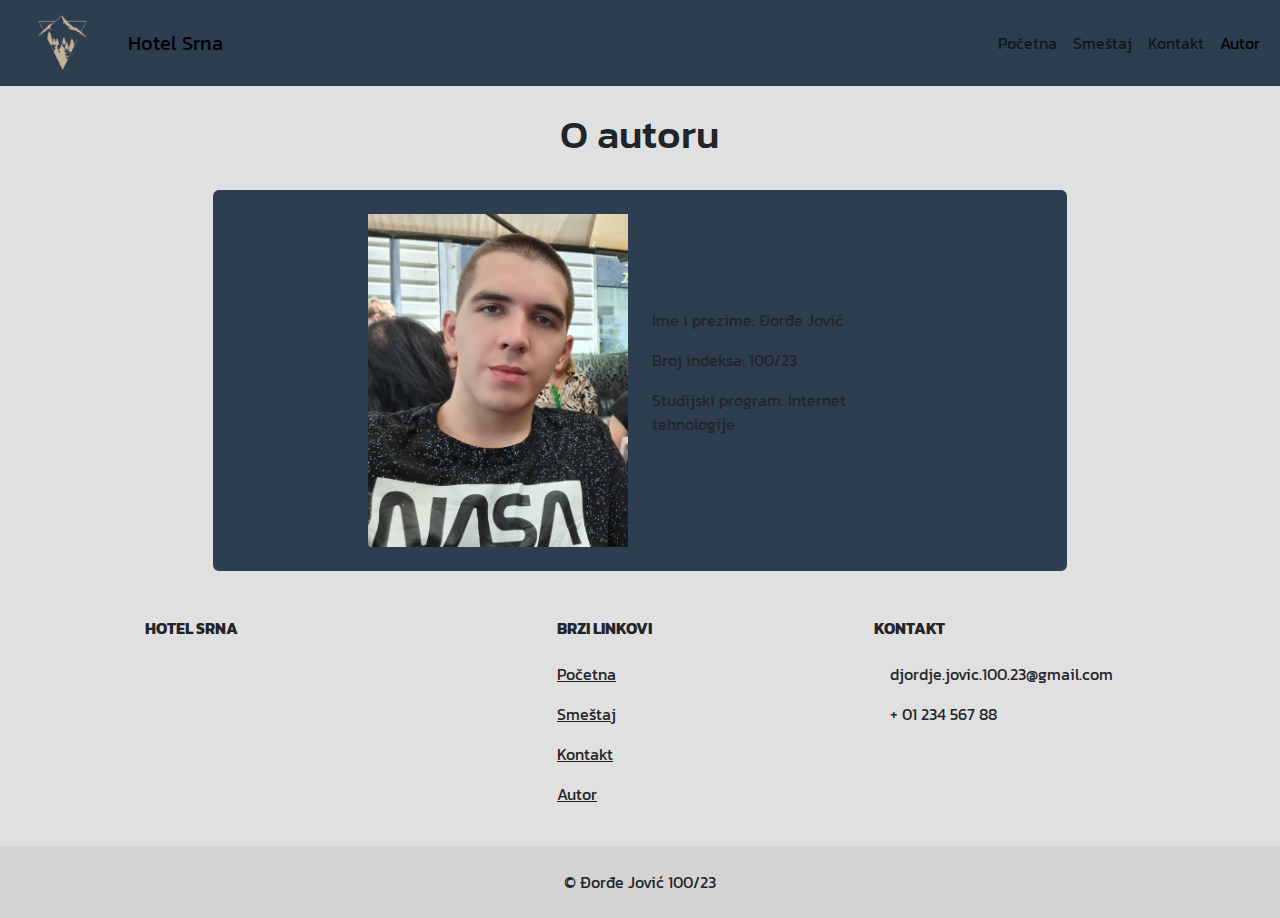
<file: autor.html>
<!DOCTYPE html>
<html lang="en">
  <head>
    <link rel="stylesheet" href="https://cdnjs.cloudflare.com/ajax/libs/font-awesome/6.5.1/css/all.min.css" integrity="sha512-DTOQO9RWCH3ppGqcWaEA1BIZOC6xxalwEsw9c2QQeAIftl+Vegovlnee1c9QX4TctnWMn13TZye+giMm8e2LwA==" crossorigin="anonymous" referrerpolicy="no-referrer" />
    <link rel="stylesheet" href="scss/main.css" type="text/css"/>
    <link rel="stylesheet" href="scss/responsive.css" type="text/css">
    <link href="https://cdn.jsdelivr.net/npm/bootstrap@5.3.3/dist/css/bootstrap.min.css" rel="stylesheet" integrity="sha384-QWTKZyjpPEjISv5WaRU9OFeRpok6YctnYmDr5pNlyT2bRjXh0JMhjY6hW+ALEwIH" crossorigin="anonymous">
    <meta charset="UTF-8">
    <meta http-equiv="X-UA-Compatible" content="IE=edge">
    <meta name="viewport" content="width=device-width, initial-scale=1.0">
    <meta name="keywords" content="Hotel Srna, Tara, Autor, Đorđe Jović 100/23, Internet tehnologije">
    <meta name="description" content="Saznajte više o autoru, koji studira Internet tehnologije. Otkrijte osobu koja stoji iza veb stranice Hotela Srna.">
    <meta name="author" content="Đorđe Jović">
    <meta name="copyright" content="Đorđe Jović 100/23">
    <title> Hotel Srna </title>
    <link rel="preconnect" href="https://fonts.googleapis.com">
    <link rel="preconnect" href="https://fonts.gstatic.com" crossorigin>
    <link href="https://fonts.googleapis.com/css2?family=Kanit:ital,wght@0,100;0,200;0,300;0,400;0,500;0,600;0,700;0,800;0,900;1,100;1,200;1,300;1,400;1,500;1,600;1,700;1,800;1,900&display=swap" rel="stylesheet">
</head>
<body>
    <script src="https://cdn.jsdelivr.net/npm/bootstrap@5.3.3/dist/js/bootstrap.bundle.min.js" integrity="sha384-YvpcrYf0tY3lHB60NNkmXc5s9fDVZLESaAA55NDzOxhy9GkcIdslK1eN7N6jIeHz" crossorigin="anonymous"></script>
    
    <nav class="navbar navbar-expand-lg">
      <div class="container-fluid">
        <div id="logo">
          <a class="navbar-brand" href="index.html"><img src="slike/tara.jpg"> </a>
        </div>
        <a class="navbar-brand" href="index.html">Hotel Srna</a>
        <button class="navbar-toggler" type="button" data-bs-toggle="collapse" data-bs-target="#navigacija" aria-controls="navigacija" aria-expanded="false" aria-label="Toggle navigation">
          <span class="navbar-toggler-icon"></span>
        </button>
        <div class="collapse navbar-collapse justify-content-end" id="navigacija">
          <ul class="navbar-nav">
              <li class="nav-item">
                <a class="nav-link" href="index.html">Početna</a>
              </li>
              <li class="nav-item">
                <a class="nav-link" href="smestaj.html">Smeštaj</a>
              </li>
              <li class="nav-item">
                <a class="nav-link" href="kontakt.html">Kontakt</a>
              </li>
              <li class="nav-item">
                <a class="nav-link active" aria-current="page" href="autor.html">Autor</a>
              </li>
          </ul>
        </div>
      </div>
    </nav>

    <section id="autor">
            <div class="container-fluid" style="background-color: #e0e0e0;"> 
              <div class="row">
                  <div class="col-8 mx-auto">
            <div class="container pt-4 pb-4">
              <h1 id="av-contact" class="text-center">O autoru</h1>
            </div>
            <div class="row justify-content-center align-items-center rounded" style="background-color: #2C3E50;">
              <div class="col12 col-md-4 slikaa">
                  <img src="slike/pho.png" class="d-block rounded mx-auto pt-4 pb-4 mb-4 mb-md-0 w-100" alt="author">
              </div>
              <div class="col12 col-md-4 info-text">
        
          <p>Ime i prezime: Đorđe Jović</p>
          <p>Broj indeksa: 100/23</p>
          <p>Studijski program: Internet tehnologije</p>
              </div>
          </div>
          </div>
          </div>
          </div>
        </section>

          <footer class="text-center text-lg-start text-muted">
            <section class="">
              <div class="container text-center text-md-start">
                <div class="row">
                  <div class="col-md-3 col-lg-4 col-xl-3 mx-auto mb-4">
                    <h6 class="text-uppercase fw-bold mb-5 me-3 mt-5">
                      Hotel Srna
                    </h6>
                    <div>
                      <a href="https://www.facebook.com" target="_blank" class="me-4 text-reset">
                        <i class="fab fa-facebook-f"></i>
                      </a>
                      <a href="https://twitter.com/home?lang=en" target="_blank" class="me-4 text-reset">
                        <i class="fab fa-twitter"></i>
                      </a>
                      <a href="https://www.instagram.com" target="_blank" class="me-4 text-reset">
                        <i class="fab fa-instagram"></i>
                      </a>
                      <a href="" class="me-4 text-reset" target="_blank">
                        <i class="fa-brands fa-sass"></i>
                      </a>
                      <a href="" class="me-4 text-reset" target="_blank">
                        <i class="fa-solid fa-file"></i>
                      </a>
                    </div>
                  </div>
                  <div class="col-md-3 col-lg-2 col-xl-2 mx-auto mb-4">
                    <h6 class="text-uppercase fw-bold mb-4 mt-5">
                       Brzi linkovi
                    </h6>
                    <p>
                      <a href="#" class="text-reset">Početna</a>
                    </p>
                    <p>
                      <a href="smestaj.html" class="text-reset">Smeštaj</a>
                    </p>
                    <p>
                      <a href="kontakt.html" class="text-reset">Kontakt</a>
                    </p>
                    <p>
                      <a href="autor.html" class="text-reset">Autor</a>
                    </p>
                    
                  </div>
                  <div class="col-md-4 col-lg-3 col-xl-3 mx-auto mb-md-0 mb-4">
                    <h6 class="text-uppercase fw-bold mb-4 mt-5">Kontakt</h6>
                    <p>
                      <i class="fas fa-envelope me-3"></i>
                      djordje.jovic.100.23@gmail.com
                    </p>
                    <p><i class="fas fa-phone me-3"></i> + 01 234 567 88</p>
                    
                  </div>
                </div>
              </div>
            </section>
            <div class="text-center p-4" style="background-color: rgba(0, 0, 0, 0.05);">
              © Đorđe Jović 100/23
            </div>
          </footer>
              </body>
              </html>
</file>
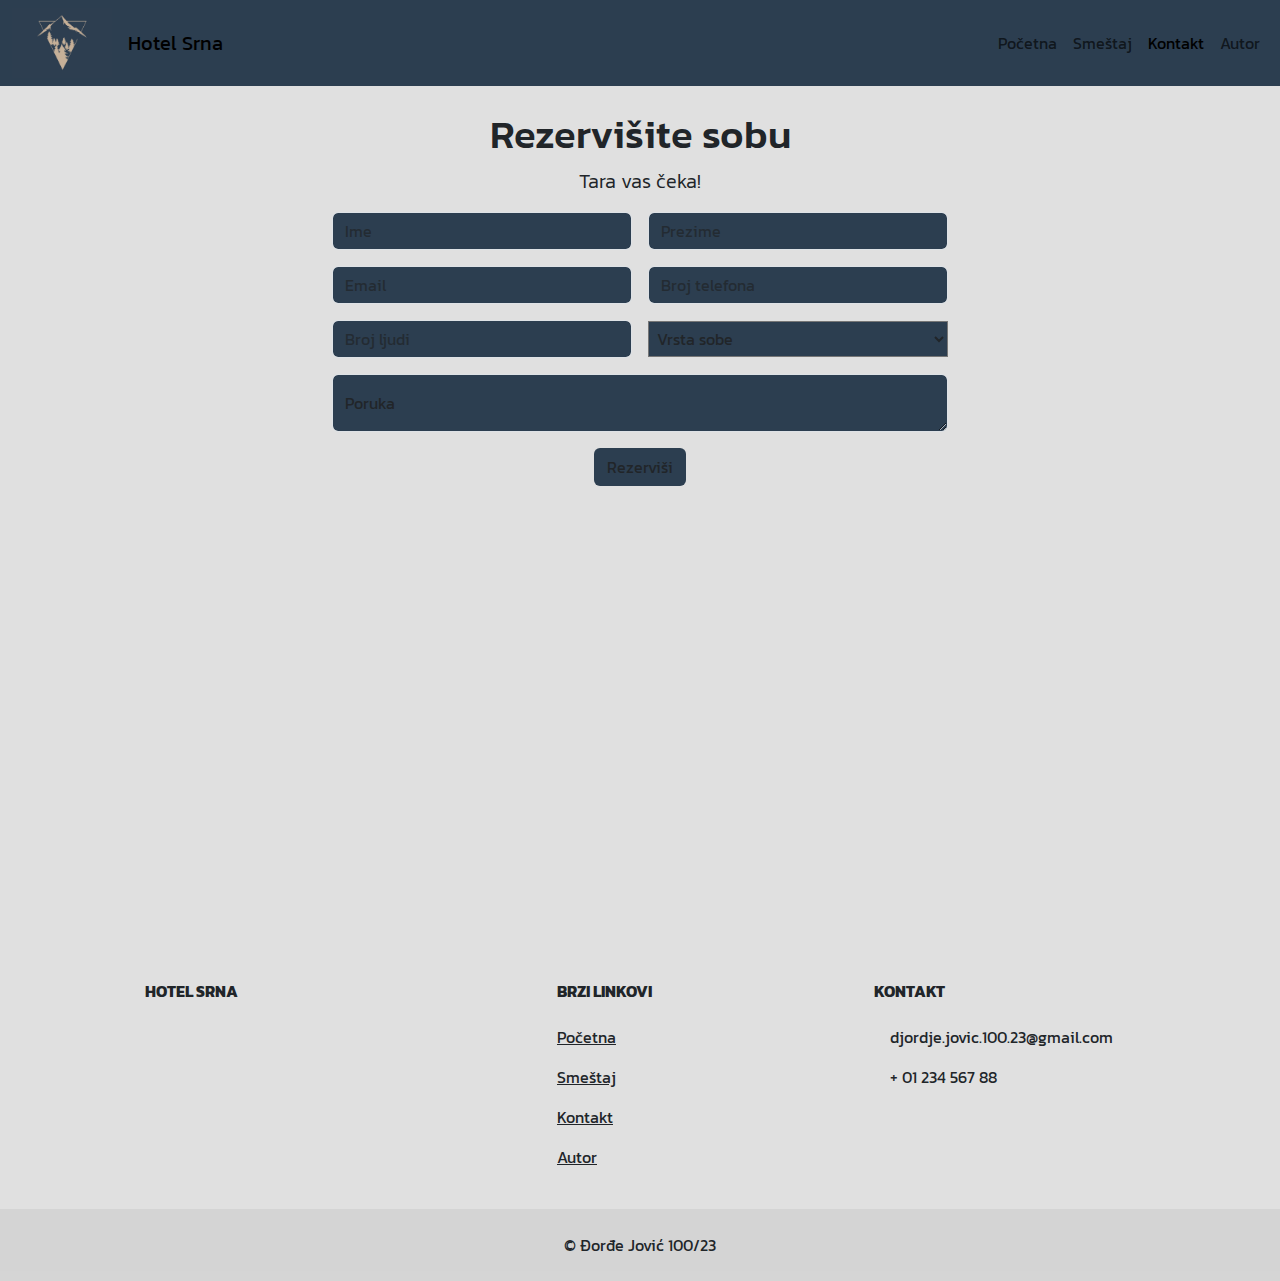
<file: kontakt.html>
<!DOCTYPE html>
<html lang="en">
  <head>
    <link rel="stylesheet" href="https://cdnjs.cloudflare.com/ajax/libs/font-awesome/6.5.1/css/all.min.css" integrity="sha512-DTOQO9RWCH3ppGqcWaEA1BIZOC6xxalwEsw9c2QQeAIftl+Vegovlnee1c9QX4TctnWMn13TZye+giMm8e2LwA==" crossorigin="anonymous" referrerpolicy="no-referrer" />
    <link rel="stylesheet" href="scss/main.css" type="text/css"/>
    <link rel="stylesheet" href="scss/responsive.css" type="text/css">
    <link href="https://cdn.jsdelivr.net/npm/bootstrap@5.3.3/dist/css/bootstrap.min.css" rel="stylesheet" integrity="sha384-QWTKZyjpPEjISv5WaRU9OFeRpok6YctnYmDr5pNlyT2bRjXh0JMhjY6hW+ALEwIH" crossorigin="anonymous">
    <meta charset="UTF-8">
    <meta http-equiv="X-UA-Compatible" content="IE=edge">
    <meta name="viewport" content="width=device-width, initial-scale=1.0">
    <meta name="keywords" content="Hotel Srna rezervacije, Tara, Rezervacija za sobu, Kontakt, Đorđe Jović 100/23">
    <meta name="description" content="Rezervišite svoju sobu u hotelu Srna i istražite lepotu planine Tare. Popunite formular za rezervaciju i spremite se za nezaboravan boravak u prirodi. Kontaktirajte nas za više informacija.">
    <meta name="author" content="Đorđe Jović">
    <meta name="copyright" content="Đorđe Jović 100/23">
    <title> Hotel Srna </title>
    <link rel="preconnect" href="https://fonts.googleapis.com">
    <link rel="preconnect" href="https://fonts.gstatic.com" crossorigin>
    <link href="https://fonts.googleapis.com/css2?family=Kanit:ital,wght@0,100;0,200;0,300;0,400;0,500;0,600;0,700;0,800;0,900;1,100;1,200;1,300;1,400;1,500;1,600;1,700;1,800;1,900&display=swap" rel="stylesheet">
</head>
<body>
    <script src="https://cdn.jsdelivr.net/npm/bootstrap@5.3.3/dist/js/bootstrap.bundle.min.js" integrity="sha384-YvpcrYf0tY3lHB60NNkmXc5s9fDVZLESaAA55NDzOxhy9GkcIdslK1eN7N6jIeHz" crossorigin="anonymous"></script>
    
    <nav class="navbar navbar-expand-lg">
      <div class="container-fluid">
        <div id="logo">
          <a class="navbar-brand" href="index.html"><img src="slike/tara.jpg"> </a>
        </div>
        <a class="navbar-brand" href="index.html">Hotel Srna</a>
        <button class="navbar-toggler" type="button" data-bs-toggle="collapse" data-bs-target="#navigacija" aria-controls="navigacija" aria-expanded="false" aria-label="Toggle navigation">
          <span class="navbar-toggler-icon"></span>
        </button>
        <div class="collapse navbar-collapse justify-content-end" id="navigacija">
          <ul class="navbar-nav">
              <li class="nav-item">
                <a class="nav-link" href="index.html">Početna</a>
              </li>
              <li class="nav-item">
                <a class="nav-link" href="smestaj.html">Smeštaj</a>
              </li>
              <li class="nav-item">
                <a class="nav-link active" aria-current="page" href="kontakt.html">Kontakt</a>
              </li>
              <li class="nav-item">
                <a class="nav-link" href="autor.html">Autor</a>
              </li>
          </ul>
        </div>
      </div>
    </nav>

    <section id="kontakt">
            <div class="container-fluid" style="background-color: #e0e0e0;"> 
              <div class="row">
                  <div class="col-6 mx-auto">
            <div class="container pt-4">
              <h1 id="av-contact" class="text-center">Rezervišite sobu</h1>
              <p class="lead text-center">Tara vas čeka!</p>
            </div>
            <form action="submit.php" method="post" class="row g-3 mb-5">
              <div class="col-md-6">
                <input type="text" class="form-control" id="inputName" placeholder="Ime" style="background-color: #2C3E50;">
              </div>
              <div class="col-md-6">
                <input type="text" class="form-control" id="inputSurname" placeholder="Prezime" style="background-color: #2C3E50;">
              </div>
              <div class="col-md-6">
             
                <input type="email" class="form-control" id="inputEmail" placeholder="Email" style="background-color: #2C3E50;">
              </div>
              <div class="col-md-6">
        
                <input type="tel" class="form-control" id="inputPhone" pattern="^\+(?:[0-9] ?){6,14}[0-9]$" placeholder="Broj telefona" style="background-color: #2C3E50;">
              </div>
              <div class="col-md-6 d-flex align-items-center">
                <input type="number" class="form-control" id="inputPhone" placeholder="Broj ljudi" style="background-color: #2C3E50;">
              </div>
              <div class="col-md-6 d-flex align-items-center">
                <select class="custom-select col-12 p-1" id="inputGroupSelect04" aria-label="Example select with button addon" style="background-color: #2C3E50;">
                  <option selected>Vrsta sobe</option>
                  <option value="1">Standardna</option>
                  <option value="2">Standardna 2</option>
                  <option value="3">Komfort</option>
                  <option value="4">Premium</option>
                </select>
                
              </div>

              <div class="col-12">
                <div class="form-floating">
                  <textarea class="form-control av-textarea" placeholder="Leave a comment here" id="floatingTextarea" style="background-color: #2C3E50;"></textarea>
                  <label for="floatingTextarea">Poruka</label>
                </div>
              </div>
              <div class="col-12 d-flex justify-content-center">
                <button type="submit" class="btn" style="background-color: #2C3E50;">Rezerviši</button>
              </div>
            </form>

            <div class="container lok">
              <iframe src="https://www.google.com/maps/embed?pb=!1m14!1m12!1m3!1d79478.75570913615!2d19.360420154754916!3d43.941948242752815!2m3!1f0!2f0!3f0!3m2!1i1024!2i768!4f13.1!5e1!3m2!1sen!2srs!4v1711693219632!5m2!1sen!2srs" width="600" height="450" style="border:0;" allowfullscreen="" loading="lazy" referrerpolicy="no-referrer-when-downgrade" class="mb-5"></iframe>
            </div>

            </div>
            </div>
            </div>
          </section>

            <footer class="text-center text-lg-start text-muted">
              <section class="">
                <div class="container text-center text-md-start">
                  <div class="row">
                    <div class="col-md-3 col-lg-4 col-xl-3 mx-auto mb-4">
                      <h6 class="text-uppercase fw-bold mb-5 me-3 mt-5">
                        Hotel Srna
                      </h6>
                      <div>
                        <a href="https://www.facebook.com" target="_blank" class="me-4 text-reset">
                          <i class="fab fa-facebook-f"></i>
                        </a>
                        <a href="https://twitter.com/home?lang=en" target="_blank" class="me-4 text-reset">
                          <i class="fab fa-twitter"></i>
                        </a>
                        <a href="https://www.instagram.com" target="_blank" class="me-4 text-reset">
                          <i class="fab fa-instagram"></i>
                        </a>
                        <a href="" class="me-4 text-reset" target="_blank">
                          <i class="fa-brands fa-sass"></i>
                        </a>
                        <a href="" class="me-4 text-reset" target="_blank">
                          <i class="fa-solid fa-file"></i>
                        </a>
                      </div>
                    </div>
                    <div class="col-md-3 col-lg-2 col-xl-2 mx-auto mb-4">
                      <h6 class="text-uppercase fw-bold mb-4 mt-5">
                         Brzi linkovi
                      </h6>
                      <p>
                        <a href="#" class="text-reset">Početna</a>
                      </p>
                      <p>
                        <a href="smestaj.html" class="text-reset">Smeštaj</a>
                      </p>
                      <p>
                        <a href="kontakt.html" class="text-reset">Kontakt</a>
                      </p>
                      <p>
                        <a href="autor.html" class="text-reset">Autor</a>
                      </p>
                      
                    </div>
                    <div class="col-md-4 col-lg-3 col-xl-3 mx-auto mb-md-0 mb-4">
                      <h6 class="text-uppercase fw-bold mb-4 mt-5">Kontakt</h6>
                      <p>
                        <i class="fas fa-envelope me-3"></i>
                        djordje.jovic.100.23@gmail.com
                      </p>
                      <p><i class="fas fa-phone me-3"></i> + 01 234 567 88</p>
                      
                    </div>
                  </div>
                </div>
              </section>
              <div class="text-center p-4" style="background-color: rgba(0, 0, 0, 0.05);">
                © Đorđe Jović 100/23
              </div>
            </footer>
              
              
              
              
              </body>
              </html>
</file>
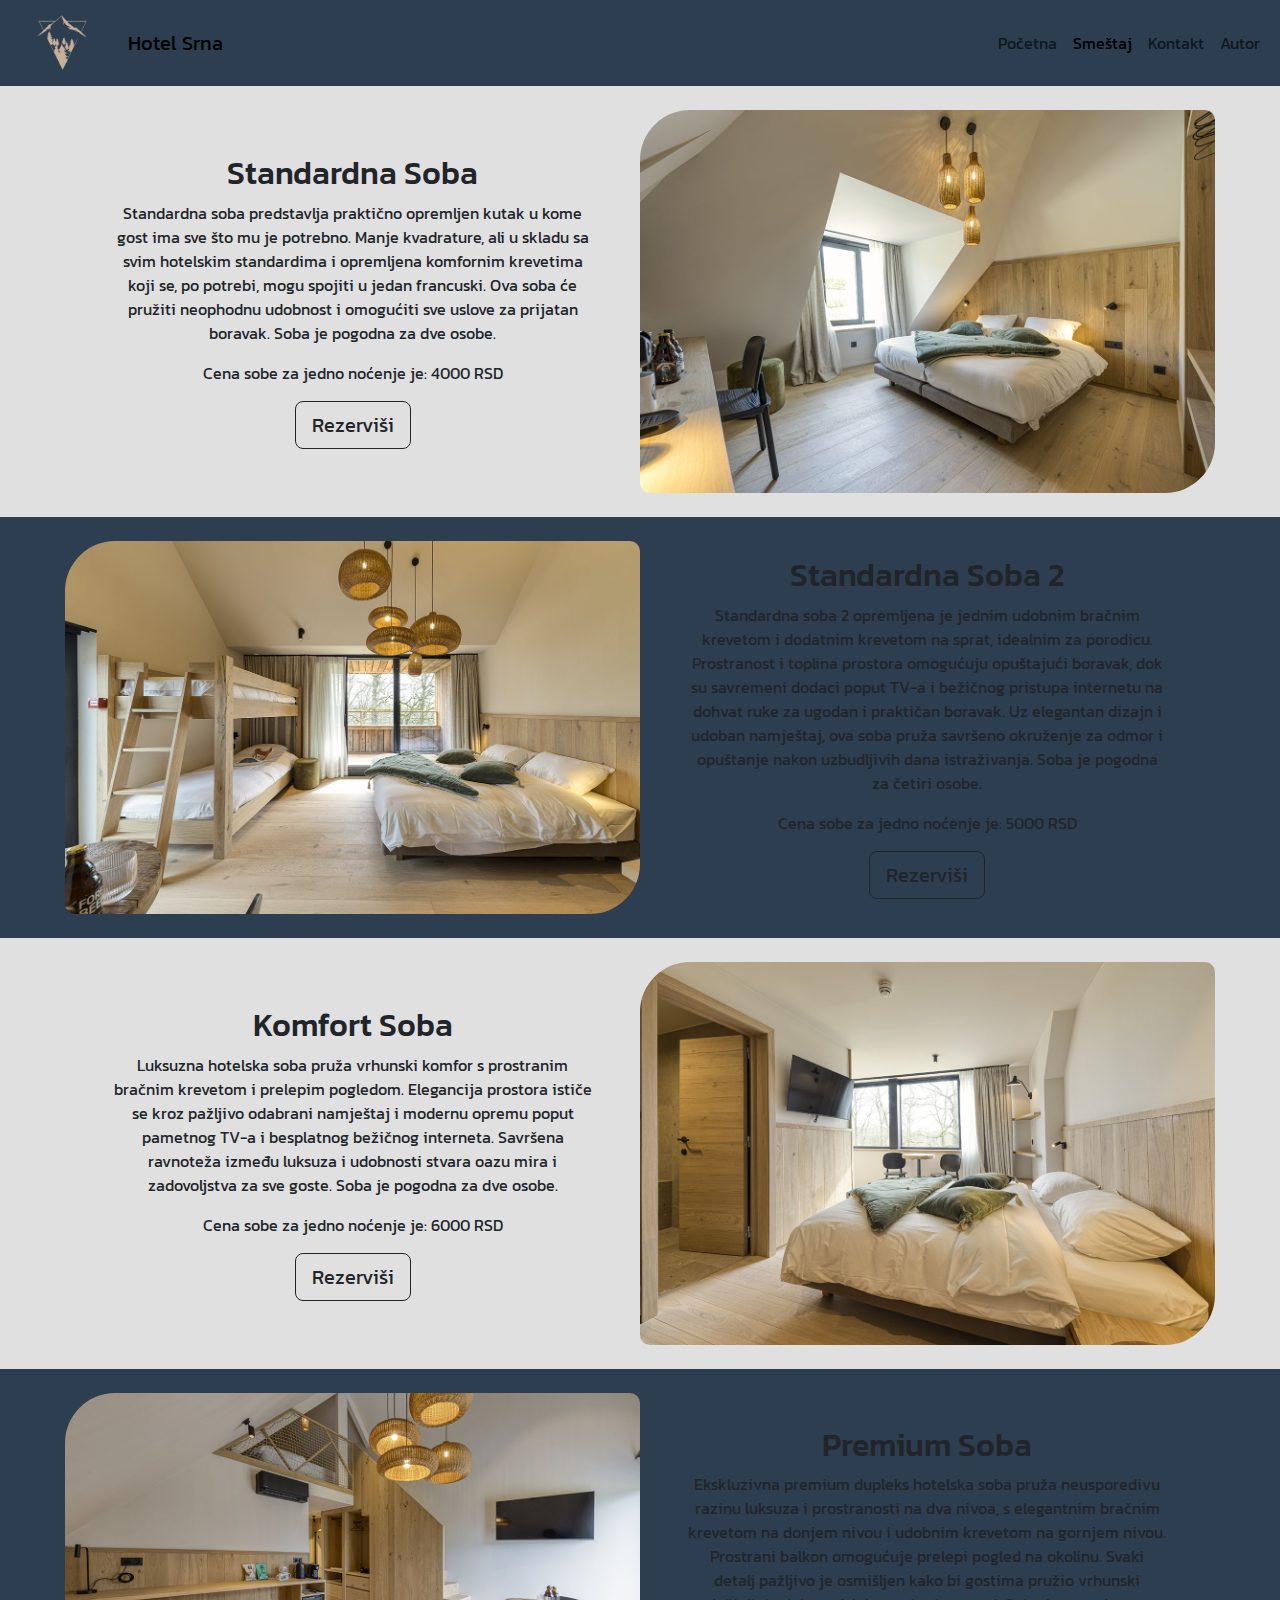
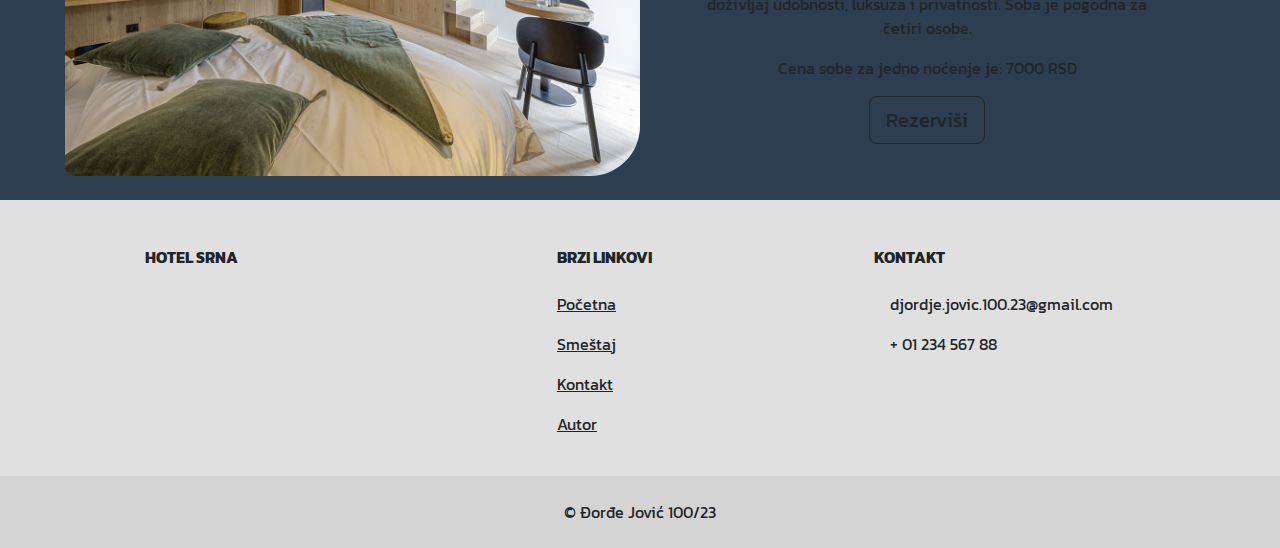
<file: smestaj.html>
<!DOCTYPE html>
<html lang="en">
  <head>
    <link rel="stylesheet" href="https://cdnjs.cloudflare.com/ajax/libs/font-awesome/6.5.1/css/all.min.css" integrity="sha512-DTOQO9RWCH3ppGqcWaEA1BIZOC6xxalwEsw9c2QQeAIftl+Vegovlnee1c9QX4TctnWMn13TZye+giMm8e2LwA==" crossorigin="anonymous" referrerpolicy="no-referrer" />
    <link rel="stylesheet" href="scss/main.css" type="text/css"/>
    <link rel="stylesheet" href="scss/responsive.css" type="text/css">
    <link href="https://cdn.jsdelivr.net/npm/bootstrap@5.3.3/dist/css/bootstrap.min.css" rel="stylesheet" integrity="sha384-QWTKZyjpPEjISv5WaRU9OFeRpok6YctnYmDr5pNlyT2bRjXh0JMhjY6hW+ALEwIH" crossorigin="anonymous">
    <meta charset="UTF-8">
    <meta http-equiv="X-UA-Compatible" content="IE=edge">
    <meta name="viewport" content="width=device-width, initial-scale=1.0">
    <meta name="keywords" content="Hotel Srna, Tara, Standardna, Komfort, Premium">
    <meta name="description" content="Istražite našu ponudu smeštaja u Hotelu Srna, od standardnih soba do premium apartmana, od kojih svaki nudi udobnost, luksuz i zadivljujući pogled. Rezervišite svoj boravak sada za nezaboravno iskustvo u srcu planine Tare.">
    <meta name="author" content="Đorđe Jović">
    <meta name="copyright" content="Đorđe Jović 100/23">
    <title> Hotel Srna </title>
    <link rel="preconnect" href="https://fonts.googleapis.com">
    <link rel="preconnect" href="https://fonts.gstatic.com" crossorigin>
    <link href="https://fonts.googleapis.com/css2?family=Kanit:ital,wght@0,100;0,200;0,300;0,400;0,500;0,600;0,700;0,800;0,900;1,100;1,200;1,300;1,400;1,500;1,600;1,700;1,800;1,900&display=swap" rel="stylesheet">
</head>
<body>
    <script src="https://cdn.jsdelivr.net/npm/bootstrap@5.3.3/dist/js/bootstrap.bundle.min.js" integrity="sha384-YvpcrYf0tY3lHB60NNkmXc5s9fDVZLESaAA55NDzOxhy9GkcIdslK1eN7N6jIeHz" crossorigin="anonymous"></script>
    
    <nav class="navbar navbar-expand-lg">
      <div class="container-fluid">
        <div id="logo">
          <a class="navbar-brand" href="index.html"><img src="slike/tara.jpg"> </a>
        </div>
        <a class="navbar-brand" href="index.html">Hotel Srna</a>
        <button class="navbar-toggler" type="button" data-bs-toggle="collapse" data-bs-target="#navigacija" aria-controls="navigacija" aria-expanded="false" aria-label="Toggle navigation">
          <span class="navbar-toggler-icon"></span>
        </button>
        <div class="collapse navbar-collapse justify-content-end" id="navigacija">
          <ul class="navbar-nav">
              <li class="nav-item">
                <a class="nav-link" href="index.html">Početna</a>
              </li>
              <li class="nav-item">
                <a class="nav-link active" aria-current="page" href="smestaj.html">Smeštaj</a>
              </li>
              <li class="nav-item">
                <a class="nav-link" href="kontakt.html">Kontakt</a>
              </li>
              <li class="nav-item">
                <a class="nav-link" href="autor.html">Autor</a>
              </li>
          </ul>
        </div>
      </div>
    </nav>

          <section id="soba1"> 
            <div class="container-fluid" style="background-color: #e0e0e0;"> 
              <div class="row">
                  <div class="col-11 mx-auto">
            
              <div class="container-fluid mk-w-80 mx-auto my-4">
                  <div class="row justify-content-between align-items-center text-center">
                      <div class="col-12 col-lg-6 px-5 pad">
                          <h2 class="text-capitalize">Standardna soba</h2>
                          <p>Standardna soba predstavlja praktično opremljen kutak u kome gost ima sve što mu je potrebno. Manje kvadrature, ali u skladu sa svim hotelskim standardima i opremljena komfornim krevetima koji se, po potrebi, mogu spojiti u jedan francuski. Ova soba će pružiti neophodnu udobnost i omogućiti sve uslove za prijatan boravak. Soba je pogodna za dve osobe.</p>  
                          <p>Cena sobe za jedno noćenje je: 4000 RSD</p>
                          <a href="kontakt.html" class="btn btn-lg active dugme" role="button" aria-pressed="true">Rezerviši</a>
                        </div>
                      <div class="col-8 col-sm-6 mx-auto px-0">
                          <img src="slike/prvasoba.jpg" class="w-100 soba1" alt="Prva">
                      </div>
                  </div>
              </div>
      
          </div>
          </div>
          </div>
        </section>

        <section id="soba2"> 
          <div class="container-fluid" style="background-color: #2C3E50;"> 
            <div class="row">
                <div class="col-11 mx-auto">
          
            <div class="container-fluid mk-w-80 mx-auto my-4">
                <div class="row justify-content-between align-items-center text-center">
                  <div class="col-8 col-sm-6 mx-auto px-0">
                    <img src="slike/drugasoba.jpg" class="w-100 soba" alt="Druga">
                  </div>
                    <div class="col-12 col-lg-6 px-5">
                      <h2 class="text-capitalize">Standardna soba 2</h2>
                      <p>Standardna soba 2 opremljena je jednim udobnim bračnim krevetom i dodatnim krevetom na sprat, idealnim za porodicu. Prostranost i toplina prostora omogućuju opuštajući boravak, dok su savremeni dodaci poput TV-a i bežičnog pristupa internetu na dohvat ruke za ugodan i praktičan boravak. Uz elegantan dizajn i udoban namještaj, ova soba pruža savršeno okruženje za odmor i opuštanje nakon uzbudljivih dana istraživanja. Soba je pogodna za četiri osobe.</p>
                      <p>Cena sobe za jedno noćenje je: 5000 RSD</p>  
                      <a href="kontakt.html" class="btn btn-lg active dugme" role="button" aria-pressed="true">Rezerviši</a>
                  </div>
                </div>
            </div>
        
        </div>
        </div>
        </div>
      </section>
        
      <section id="soba3"> 
        <div class="container-fluid" style="background-color: #e0e0e0;"> 
          <div class="row">
              <div class="col-11 mx-auto">
       
          <div class="container-fluid mk-w-80 mx-auto my-4">
              <div class="row justify-content-between align-items-center text-center">
                  <div class="col-12 col-lg-6 px-5 pad">
                      <h2 class="text-capitalize">Komfort soba</h2>
                      <p>Luksuzna hotelska soba pruža vrhunski komfor s prostranim bračnim krevetom i prelepim pogledom. Elegancija prostora ističe se kroz pažljivo odabrani namještaj i modernu opremu poput pametnog TV-a i besplatnog bežičnog interneta. Savršena ravnoteža između luksuza i udobnosti stvara oazu mira i zadovoljstva za sve goste. Soba je pogodna za dve osobe.</p>
                      <p>Cena sobe za jedno noćenje je: 6000 RSD</p>  
                      <a href="kontakt.html" class="btn btn-lg active dugme" role="button" aria-pressed="true">Rezerviši</a>
                    </div>
                  <div class="col-8 col-sm-6 mx-auto px-0">
                      <img src="slike/trecasoba.jpg" class="w-100 soba1" alt="Treca">
                  </div>
              </div>
          </div>
    
      </div>
    </div>
    </div>
  </section>

    <section id="soba4"> 
    <div class="container-fluid" style="background-color: #2C3E50;"> 
      <div class="row">
          <div class="col-11 mx-auto">
    
        <div class="container-fluid mk-w-80 mx-auto my-4">
            <div class="row justify-content-between align-items-center text-center">
              <div class="col-8 col-sm-6 mx-auto px-0">
                <img src="slike/cetvrtasoba.jpg" class="w-100 soba" alt="Cetvrta">
              </div>
                <div class="col-12 col-lg-6 px-5">
                  <h2 class="text-capitalize">Premium soba</h2>
                  <p>Ekskluzivna premium dupleks hotelska soba pruža neusporedivu razinu luksuza i prostranosti na dva nivoa, s elegantnim bračnim krevetom na donjem nivou i udobnim krevetom na gornjem nivou. Prostrani balkon omogućuje prelepi pogled na okolinu. Svaki detalj pažljivo je osmišljen kako bi gostima pružio vrhunski doživljaj udobnosti, luksuza i privatnosti. Soba je pogodna za četiri osobe.</p>
                  <p>Cena sobe za jedno noćenje je: 7000 RSD</p> 
                  <a href="kontakt.html" class="btn btn-lg active dugme" role="button" aria-pressed="true">Rezerviši</a>
              </div>
            </div>
        </div>
   
    </div>
  </div>
</div>
</section>

            <footer class="text-center text-lg-start text-muted">
              <section class="">
                <div class="container text-center text-md-start">
                  <div class="row">
                    <div class="col-md-3 col-lg-4 col-xl-3 mx-auto mb-4">
                      <h6 class="text-uppercase fw-bold mb-5 me-3 mt-5">
                        Hotel Srna
                      </h6>
                      <div>
                        <a href="https://www.facebook.com" target="_blank" class="me-4 text-reset">
                          <i class="fab fa-facebook-f"></i>
                        </a>
                        <a href="https://twitter.com/home?lang=en" target="_blank" class="me-4 text-reset">
                          <i class="fab fa-twitter"></i>
                        </a>
                        <a href="https://www.instagram.com" target="_blank" class="me-4 text-reset">
                          <i class="fab fa-instagram"></i>
                        </a>
                        <a href="" class="me-4 text-reset" target="_blank">
                          <i class="fa-brands fa-sass"></i>
                        </a>
                        <a href="" class="me-4 text-reset" target="_blank">
                          <i class="fa-solid fa-file"></i>
                        </a>
                      </div>
                    </div>
                    <div class="col-md-3 col-lg-2 col-xl-2 mx-auto mb-4">
                      <h6 class="text-uppercase fw-bold mb-4 mt-5">
                         Brzi linkovi
                      </h6>
                      <p>
                        <a href="#" class="text-reset">Početna</a>
                      </p>
                      <p>
                        <a href="smestaj.html" class="text-reset">Smeštaj</a>
                      </p>
                      <p>
                        <a href="kontakt.html" class="text-reset">Kontakt</a>
                      </p>
                      <p>
                        <a href="autor.html" class="text-reset">Autor</a>
                      </p>
                      
                    </div>
                    <div class="col-md-4 col-lg-3 col-xl-3 mx-auto mb-md-0 mb-4">
                      <h6 class="text-uppercase fw-bold mb-4 mt-5">Kontakt</h6>
                      <p>
                        <i class="fas fa-envelope me-3"></i>
                        djordje.jovic.100.23@gmail.com
                      </p>
                      <p><i class="fas fa-phone me-3"></i> + 01 234 567 88</p>
                      
                    </div>
                  </div>
                </div>
              </section>
              <div class="text-center p-4" style="background-color: rgba(0, 0, 0, 0.05);">
                © Đorđe Jović 100/23
              </div>
            </footer>
  </body>
</html>
</file>
<file: scss/main.css>
* {
  margin: 0px;
  padding: 0px;
  box-sizing: border-box;
  font-family: "Kanit", sans-serif;
  font-weight: 400;
  font-style: normal;
  color: #212529;
}

.prvi {
  overflow: hidden;
}

#carouselExampleDark {
  height: 700px;
  margin: 0px auto;
}
#carouselExampleDark img {
  height: 700px;
}

body {
  width: 100%;
  height: 100%;
}

.mk-block-2 {
  padding: 50px;
  border-radius: 30px;
  background-color: #2C3E50;
}

.testimonial-card .card-up {
  height: 120px;
  overflow: hidden;
  border-top-left-radius: 0.25rem;
  border-top-right-radius: 0.25rem;
}

.testimonial-card .avatar {
  width: 110px;
  margin-top: -60px;
  overflow: hidden;
  border: 3px solid #fff;
  border-radius: 50%;
}

.lok {
  height: 400px;
}
.lok iframe {
  widtH: 100%;
  height: 100%;
  border-radius: 10px;
}

#logo img {
  widtH: 100px;
  height: 70px;
}

nav {
  background-color: #2C3E50;
}

footer {
  background-color: #e0e0e0;
}

body {
  background-color: #e0e0e0;
}

.testimonial-card {
  background-color: #e0e0e0;
}

.soba {
  border-radius: 50px 10px 50px 10px;
}

.soba1 {
  border-radius: 50px 10px 50px 10px;
}

.ponuda0 {
  transition: all 0.3s;
}

.ponuda0:hover {
  transform: translateY(-8px);
  box-shadow: 6px 6px 1px #2C3E50;
}

.ocena {
  transition: all 0.3s;
}

.ocena:hover {
  transform: translateY(-8px);
  box-shadow: 6px 6px 1px #e0e0e0;
}

.dugme {
  transition: background-color 0.5s, color 0.5s;
}

.dugme:hover {
  background-color: #212529;
  color: #e0e0e0;
}/*# sourceMappingURL=main.css.map */
</file>
<file: scss/responsive.css>
@media screen and (max-width: 1000px) {
  .pad {
    padding-bottom: 20px;
  }
  .soba {
    padding-bottom: 20px;
  }
}
@media screen and (max-width: 988px) {
  #carousel {
    display: none;
  }
}
@media screen and (max-width: 700px) {
  .lok {
    display: none;
  }
}
@media screen and (max-width: 770px) {
  .slikaa img {
    height: 450px;
  }
}
@media screen and (max-widtH: 450px) {
  .slikaa {
    display: none;
  }
}/*# sourceMappingURL=responsive.css.map */
</file>
